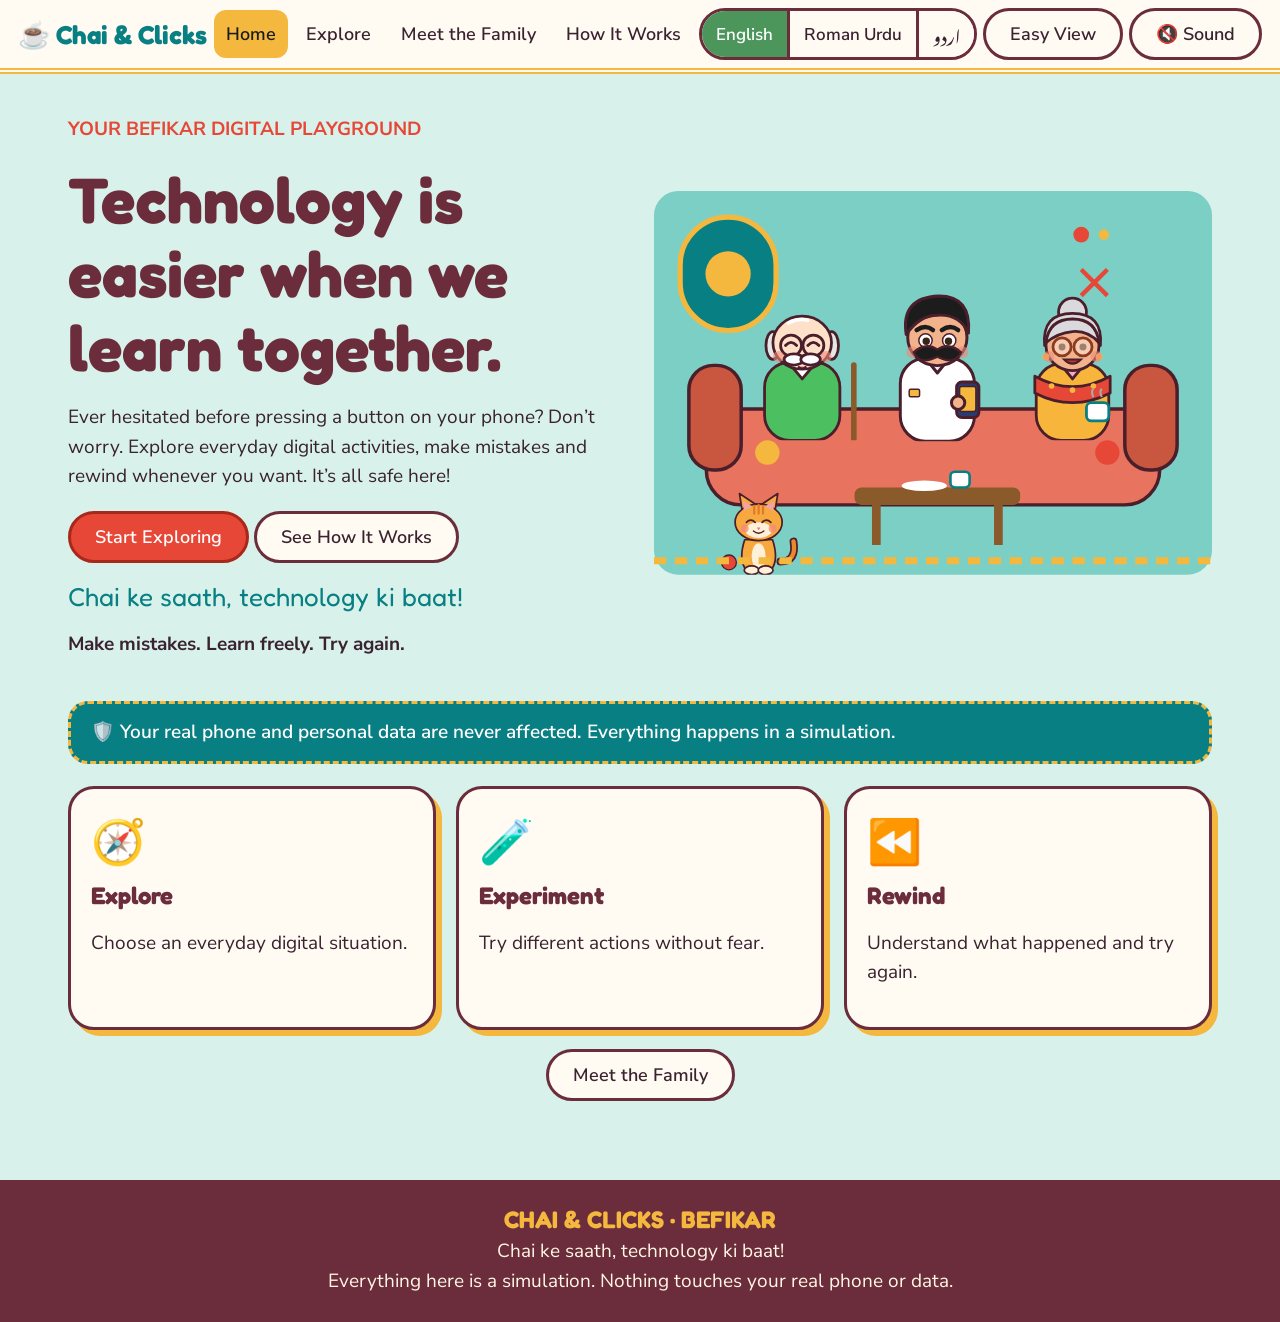
<file: index.html>
<!DOCTYPE html>
<html lang="en">
<head>
  <meta charset="utf-8">
  <title>Chai &amp; Clicks — Befikar</title>
  <meta name="viewport" content="width=device-width, initial-scale=1, viewport-fit=cover">
  <link href="https://fonts.googleapis.com/css2?family=Fredoka:wght@500;600;700&family=Nunito+Sans:wght@400;600;700&family=Noto+Nastaliq+Urdu:wght@400;600&display=swap" rel="stylesheet">
  <link rel="stylesheet" href="css/styles.css">
</head>
<body>
  <nav id="nav"></nav>
  <main id="app"></main>
  <footer>
    <b class="f" style="color:var(--gold);font-size:24px">CHAI &amp; CLICKS · BEFIKAR</b><br>
    Chai ke saath, technology ki baat!<br>
    Everything here is a simulation. Nothing touches your real phone or data.
  </footer>
  <dialog id="dlg"></dialog>
  <script type="module" src="js/main.js"></script>
</body>
</html>
</file>
<file: css/styles.css>
/* ---------- tokens & base ---------- */
:root{--teal:#087F83;--indigo:#6b2d3c;--red:#E74736;--gold:#F4B83F;--orange:#F28C28;--green:#4C965B;--cream:#D8F1EA;--peach:#FFE2BF;--ink:#3a2230;--card:#FFFBF2;box-sizing:border-box;padding-top:env(safe-area-inset-top,0px);padding-bottom:env(safe-area-inset-bottom,0px);color-scheme:light}
*{box-sizing:border-box}
html{scroll-padding-top:env(safe-area-inset-top,0px)}
body{margin:0;background:var(--cream);color:var(--ink);font:19px/1.55 'Nunito Sans',system-ui,sans-serif}
body.easy{font-size:23px}
h1,h2,h3,.f{font-family:Fredoka,'Baloo 2',system-ui,sans-serif;color:var(--indigo);line-height:1.15;margin:.2em 0}
h1{font-size:clamp(36px,6vw,64px)}
h2{font-size:clamp(28px,4vw,40px)}
h3{font-size:24px}
svg{max-width:100%;height:auto}
main{max-width:1180px;margin:auto;padding:22px 18px 60px}
footer{text-align:center;padding:26px;background:var(--indigo);color:#fff6e4}

/* ---------- buttons ---------- */
button{font:600 18px 'Nunito Sans',sans-serif;min-height:52px;padding:10px 24px;border-radius:30px;border:3px solid var(--indigo);background:var(--card);color:var(--ink);cursor:pointer;transition:transform .15s}
button:hover{transform:translateY(-2px)}
button:focus-visible,a:focus-visible{outline:4px solid var(--gold);outline-offset:2px}
button:disabled{opacity:.45;cursor:not-allowed}
.p{background:var(--red);color:#fff;border-color:#a8281b}
.o{background:var(--orange);color:#1b1b1b;border-color:#a35a10}
.t{background:var(--teal);color:#fff;border-color:#05585b}
.g{background:var(--green);color:#fff;border-color:#2f6a3b}

/* ---------- navigation ---------- */
nav{position:sticky;top:env(safe-area-inset-top,0px);z-index:20;background:var(--card);border-bottom:6px double var(--gold);display:flex;flex-wrap:wrap;gap:6px;align-items:center;padding:8px 18px}
nav .logo{font:700 26px Fredoka;color:var(--teal);margin-right:auto;cursor:pointer;background:none;border:0;padding:0}
nav button.l{border:0;background:none;min-height:48px;padding:6px 12px;border-radius:12px}
nav button.on{background:var(--gold);color:#1b1b1b}
.sw[aria-pressed=true]{background:var(--green);color:#fff;border-color:#2f6a3b}
.langs{display:inline-flex;border:3px solid var(--indigo);border-radius:30px;overflow:hidden}
.langs button{border:0;border-radius:0;min-height:46px;padding:6px 14px;font-size:17px}
.langs button+button{border-left:3px solid var(--indigo)}

/* ---------- layout ---------- */
.row{display:grid;grid-template-columns:1fr 1fr;gap:28px;align-items:center}
.three{display:grid;grid-template-columns:repeat(3,1fr);gap:20px}
.cols{display:grid;grid-template-columns:1fr 360px 1fr;gap:20px;align-items:start}
@media(max-width:960px){.row,.three,.cols{grid-template-columns:1fr}}

/* ---------- components ---------- */
.card{background:var(--card);border-radius:26px;padding:20px;border:3px solid var(--indigo);box-shadow:6px 6px 0 var(--gold)}
.tag{font-weight:700;color:var(--red)}
.strip{background:var(--teal);color:#fff;border-radius:20px;padding:14px 20px;margin:22px 0;border:3px dashed var(--gold);font-weight:600}
.border{border:10px solid transparent;border-image:repeating-linear-gradient(90deg,var(--red) 0 20px,var(--gold) 20px 40px,var(--teal) 40px 60px,var(--green) 60px 80px) 10;border-radius:0;padding:18px;background:var(--peach)}
.bub{background:var(--gold);color:#1b1b1b;border-radius:18px;padding:10px 14px;font-weight:600;position:relative}
.tl{border-left:5px solid var(--teal);padding-left:14px;margin:0;list-style:none}
.tl li{margin:10px 0;position:relative}
.tl li:before{content:"";position:absolute;left:-23px;top:8px;width:15px;height:15px;border-radius:50%;background:var(--orange)}
.bd{display:inline-flex;gap:8px;align-items:center;padding:8px 14px;border-radius:30px;background:var(--peach);margin:4px;font-weight:700}
.bd.off{opacity:.4;filter:grayscale(1)}
.bar{height:16px;background:var(--peach);border-radius:10px;overflow:hidden}
.bar i{display:block;height:100%;background:var(--green)}
dialog{border:6px double var(--gold);border-radius:26px;max-width:560px;background:var(--card);color:var(--ink)}
.cc{cursor:pointer;text-align:left;border-radius:26px;padding:0;min-height:0;width:100%}
.cc .in{padding:16px}

/* ---------- simulated phone ---------- */
.phone{width:320px;max-width:100%;margin:auto;background:#1b1b1b;border-radius:44px;padding:14px;box-shadow:0 0 0 3px var(--teal),0 0 26px #087F8388}
.scr{background:#fff;color:#252525;border-radius:32px;min-height:470px;padding:18px;display:flex;flex-direction:column;gap:10px}
.scr h3{color:#263C73;font-size:21px}
.scr button{width:100%;font-size:17px}
.pop{background:#f0f0f4;border-radius:20px;padding:16px;margin-top:auto;display:flex;flex-direction:column;gap:8px}

/* ---------- Urdu script ---------- */
.ur-font,.ur{font-family:'Noto Nastaliq Urdu','Jameel Noori Nastaleeq',serif}
.langs button.ur-font{line-height:1.7}
.ur{display:block;direction:rtl;text-align:right;line-height:2.2}

/* ---------- animation ---------- */
.blink{animation:bl 4s infinite}
.wag{transform-origin:10px 0;animation:wg 2s ease-in-out infinite}
.wave{animation:wv 2s ease-in-out infinite;transform-origin:0 0}
@keyframes bl{0%,94%,100%{transform:scaleY(1)}97%{transform:scaleY(.1)}}
@keyframes wg{50%{transform:rotate(14deg)}}
@keyframes wv{50%{transform:rotate(-18deg)}}
@media(prefers-reduced-motion:reduce){*{animation:none!important;transition:none!important}}
</file>
